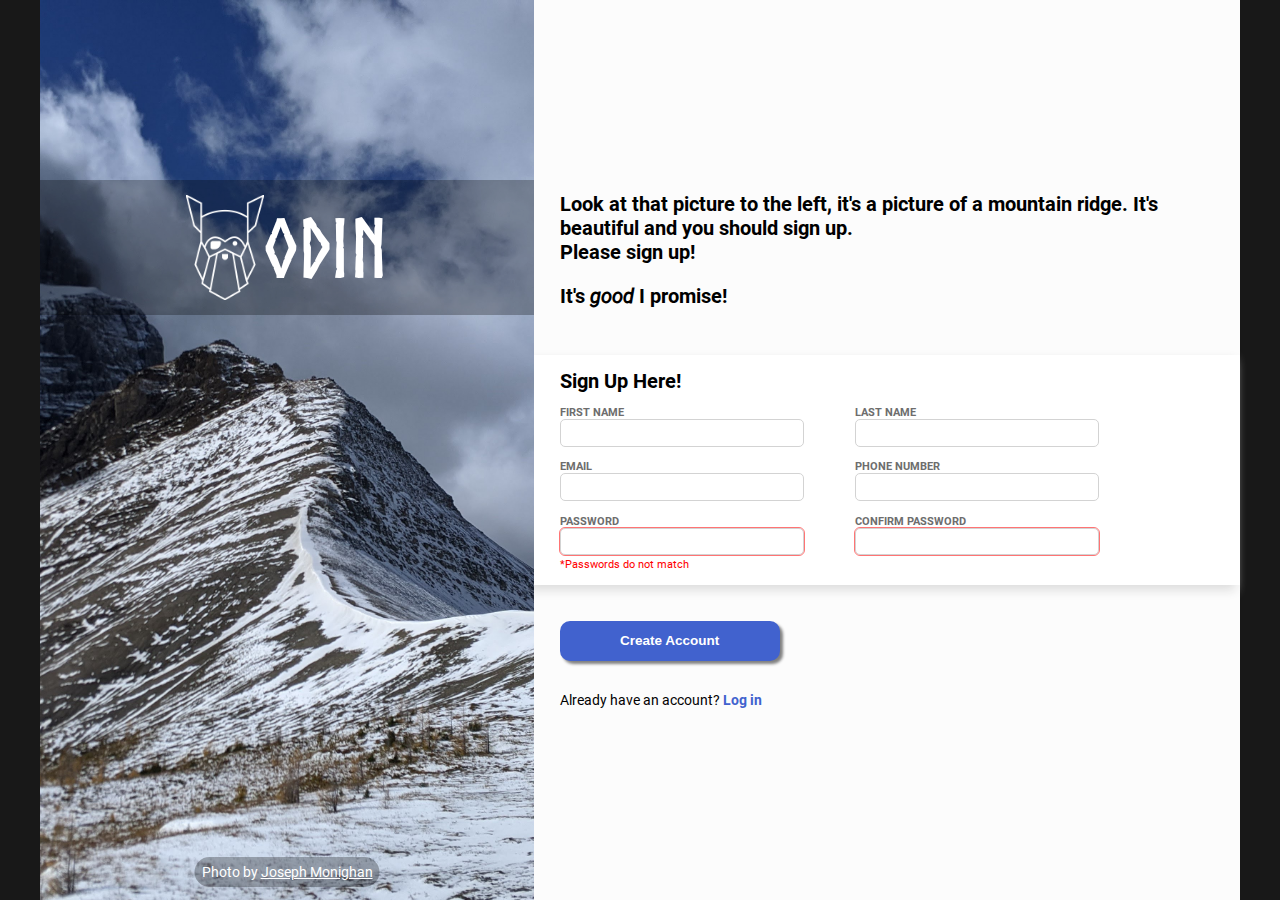
<file: index.html>
<!DOCTYPE html>
<html lang="en">
<head>
    <meta charset="UTF-8">
    <meta name="viewport" content="width=device-width, initial-scale=1.0">
    <link rel="stylesheet" href="style.css">
    <script src="script.js" defer></script>
    <title>Sign-up Form</title>
</head>
<body>
    <div class="main-container">
        <div class="splash">
            <div class="emblem-background">
                <div class="logo">
                    <img src="assets/photos/odin-lined.png" alt="The Odin Project emblem">
                    <p>ODIN</p>
                </div>
            </div>
            <p>Photo by <a href="https://github.com/BlueVelocity">Joseph Monighan</a></p>
        </div>
        <div class="content">
            <div class="header">
                <p>Look at that picture to the left, it's a picture of a mountain ridge. 
                It's beautiful and you should sign up.</p>
                <p>Please sign up!</p>
                <p>It's <em>good</em> I promise!</p>
            </div>
            <div class="form-area">
                <form>
                    <div class="input-container">
                        <fieldset>
                            <legend>Sign Up Here!</legend>
                            <div>
                                <div>
                                    <label for="first-name">FIRST NAME</label>
                                    <input type="text" id="first-name" name="first">
                                </div>
                                <div>
                                    <label for="last-name">LAST NAME</label>
                                    <input type="text" id="last-name" name="last">
                                </div>
                            </div>
                            <div>
                                <div>
                                    <label for="email">EMAIL</label>
                                    <input type="email" id="email" name="email">
                                </div>
                                <div>
                                    <label for="phone-number">PHONE NUMBER</label>
                                    <input type="tel" id="phone-number" name="phone" pattern="[0-9]{3}-[0-9]{3}-[0-9]{4}">
                                </div>
                            </div>
                            <div>
                                <div>
                                    <label for="password">PASSWORD</label>
                                    <input type="password" id="password" name="password" minlength="8" maxlength="256" required>
                                    <span></span>
                                </div>
                                <div>
                                    <label for="confirm-password">CONFIRM PASSWORD</label>
                                    <input type="password" id="confirm-password" name="confirm-password" minlength="8" maxlength="256" required>
                                </div>
                            </div>
                        </fieldset>
                    </div>
                    <button class="submit-button" type="submit" aria-label="submit">Create Account</button>
                </form>
            </div>
            <p>Already have an account? <a>Log in</a></p>
        </div>
    </div>
</body>
</html>
</file>
<file: style.css>
@font-face {
    font-family: 'Roboto';
    src: url('assets/fonts/roboto/webfontkit/Roboto-Regular.woff2') format('woff2'),
        url('assets/fonts/roboto/webfontkit/Roboto-Regular.woff') format('woff');
    font-weight: normal;
    font-style: normal;
    font-display: swap;
}

@font-face {
    font-family: 'Roboto';
    src: url('assets/fonts/roboto/webfontkit/Roboto-Italic.woff2') format('woff2'),
        url('assets/fonts/roboto/webfontkit/Roboto-Italic.woff') format('woff');
    font-weight: normal;
    font-style: italic;
    font-display: swap;
}

@font-face {
    font-family: 'Roboto';
    src: url('assets/fonts/roboto/webfontkit/Roboto-Bold.woff2') format('woff2'),
        url('assets/fonts/roboto/webfontkit/Roboto-Bold.woff') format('woff');
    font-weight: bold;
    font-style: normal;
    font-display: swap;
}

@font-face {
    font-family: 'NorseBold';
    src: url("assets/fonts/norse-bold/Norse-Bold.otf") format("opentype");
}

:root {
    font-family: 'Roboto';
    font-size: max(1.5vh, 10px);
}

html {
    height: 100%;
    min-height: 500px;
    width: 100%;
}

body {
    margin: 0;
    height: 100%;
    width: 100%;
    background-color: rgb(24, 24, 24);
}

.main-container {
    margin: 0 auto;
    display: flex;
    flex-direction: row;
    justify-content: center;
    align-items: center;
    height: max(500px,100vh);
    max-width: max(70%, 1200px);
}

.splash {
    position: relative;
    flex: 0.7;
    background-image: url("./assets/photos/mountain.jpg");
    background-size: max(1000px, 160vh);
    background-position-x: 50%;
    height: 100%;
}

.emblem-background {
    position: relative;
    box-sizing: border-box;
    top: 20%;
    display: flex;
    justify-content: center;
    align-items: center;
    width: 100%;
    height: 10rem;
    min-height: 100px;
    position: relative;
    background: rgba(0, 0, 0, 0.281);
    padding: 15px 0;
}

.splash > p {
    position: absolute;
    bottom: 0px;
    left: 50%;
    translate: -50%;
    background: rgba(0, 0, 0, 0.281);
    padding: 7px;
    color: white;
    border-radius: 20px;
    text-align: center;
}

.splash > p > a {
    color: inherit;
}

.logo {
    display: flex;
    justify-content: center;
    align-items: center;
    flex-direction: row;
    flex: 1;
    height: 100%;
    color: white;
    font-size: 6rem;
    font-family: 'NorseBold', 'Roboto';
}

.logo img {
    height: 100%;
}

.content {
    display: flex;
    flex-direction: column;
    justify-content: center;
    flex: 1;
    height: 100%;
    background-color: rgb(252, 252, 252);
}

.header,
.content > p,
fieldset,
form button {
    margin-left: 2vw;
    margin-right: 2vw;
}

.header {
    font-size: 1.5rem;
    font-weight: bold;
}

.header p:nth-child(-n + 2) {
    margin-top: 0px;
    margin-bottom: 0px;
}

.input-container {
    border-left: none;
    border-right: none;
    margin: 0;
    background-color: white;
    box-shadow: -5px 5px 10px rgb(220, 220, 220);
}

form {
    margin-top: 3vh;
}

fieldset {
    display: flex;
    flex-direction: column;
    margin-right: 0px;
    border: none;
    padding: 0 7vw 0 0;
}

fieldset div {
    display: flex;
    flex-direction: row;
    flex: 1;
}

fieldset > div > div {
    display: flex;
    flex-direction: column;
    margin: 0 5vw 1rem 0;
}

label {
    font-size: 0.8rem;
    font-weight: bold;
    color: rgb(109, 109, 109);
}

input {
    border: 0.5px lightgrey solid;
    border-radius: 5px;
    font-size: 1rem;
    padding: 0.4rem;
    width: 100%;
}

input:focus {
    outline: 1px blue solid;
    box-shadow: 2px 2px 4px grey;
}

input:invalid {
    outline: 1px rgb(255, 116, 116) solid;
}

input:invalid + span:before {
    content: '*Passwords do not match';
    font-size: 0.8rem;
    color: red; 
}

input:valid + span:before {
    content: '*Passwords match';
    font-size: 0.8rem;
    color: green;
}

form legend {
    padding: 1rem 0;
    font-size: 1.5rem;
    font-weight: bold;
}

form button {
    background-color: rgb(65, 98, 206);
    width: min(220px, 20vw);
    height: 40px;
    border-style: none;
    border-radius: 10px;
    box-shadow: 3px 3px 3px grey;
    font-weight: bold;
    font-size: 1rem;
    color: white;
    margin-top: 4vh;
    margin-bottom: 3.5vh;
}

.content > p {
    margin-top: 0;
    margin-bottom: 0;
}

.content > p > a {
    color: rgb(65, 98, 206);
    font-weight: bold;
}
</file>
